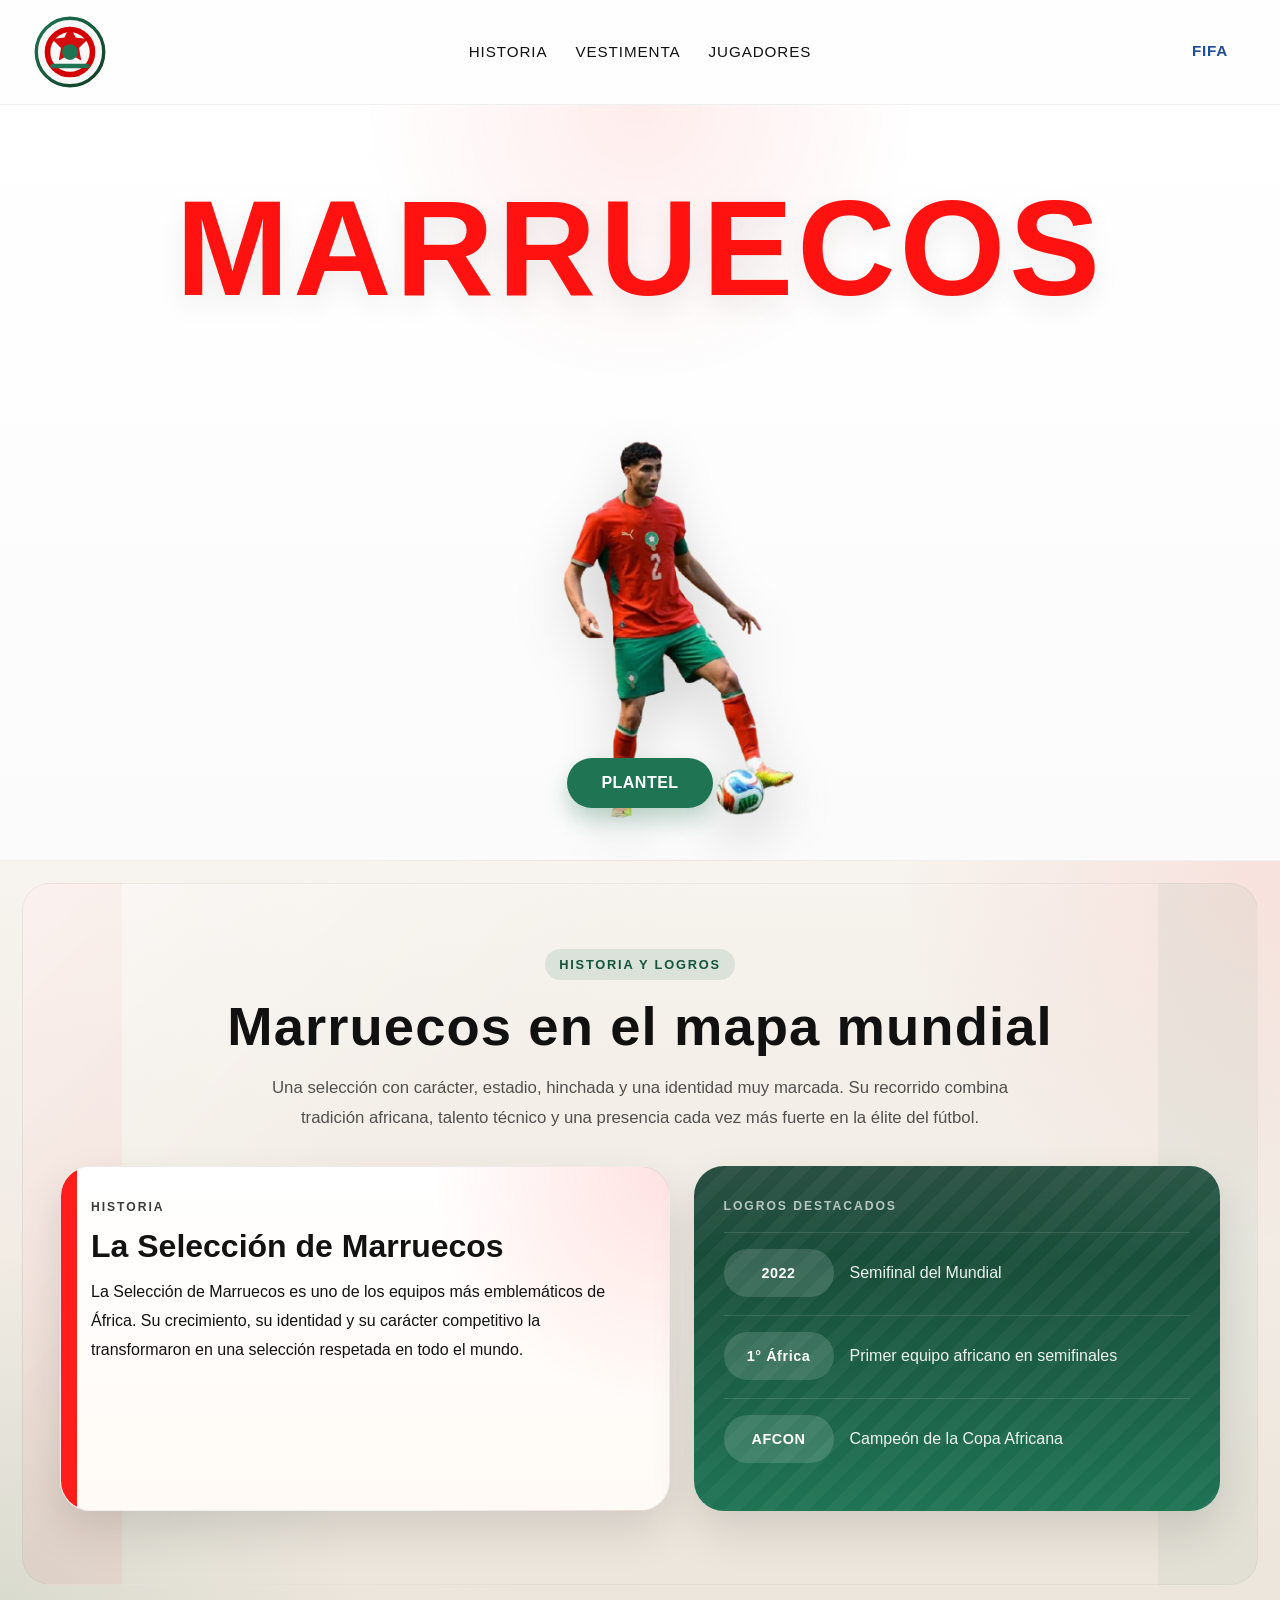
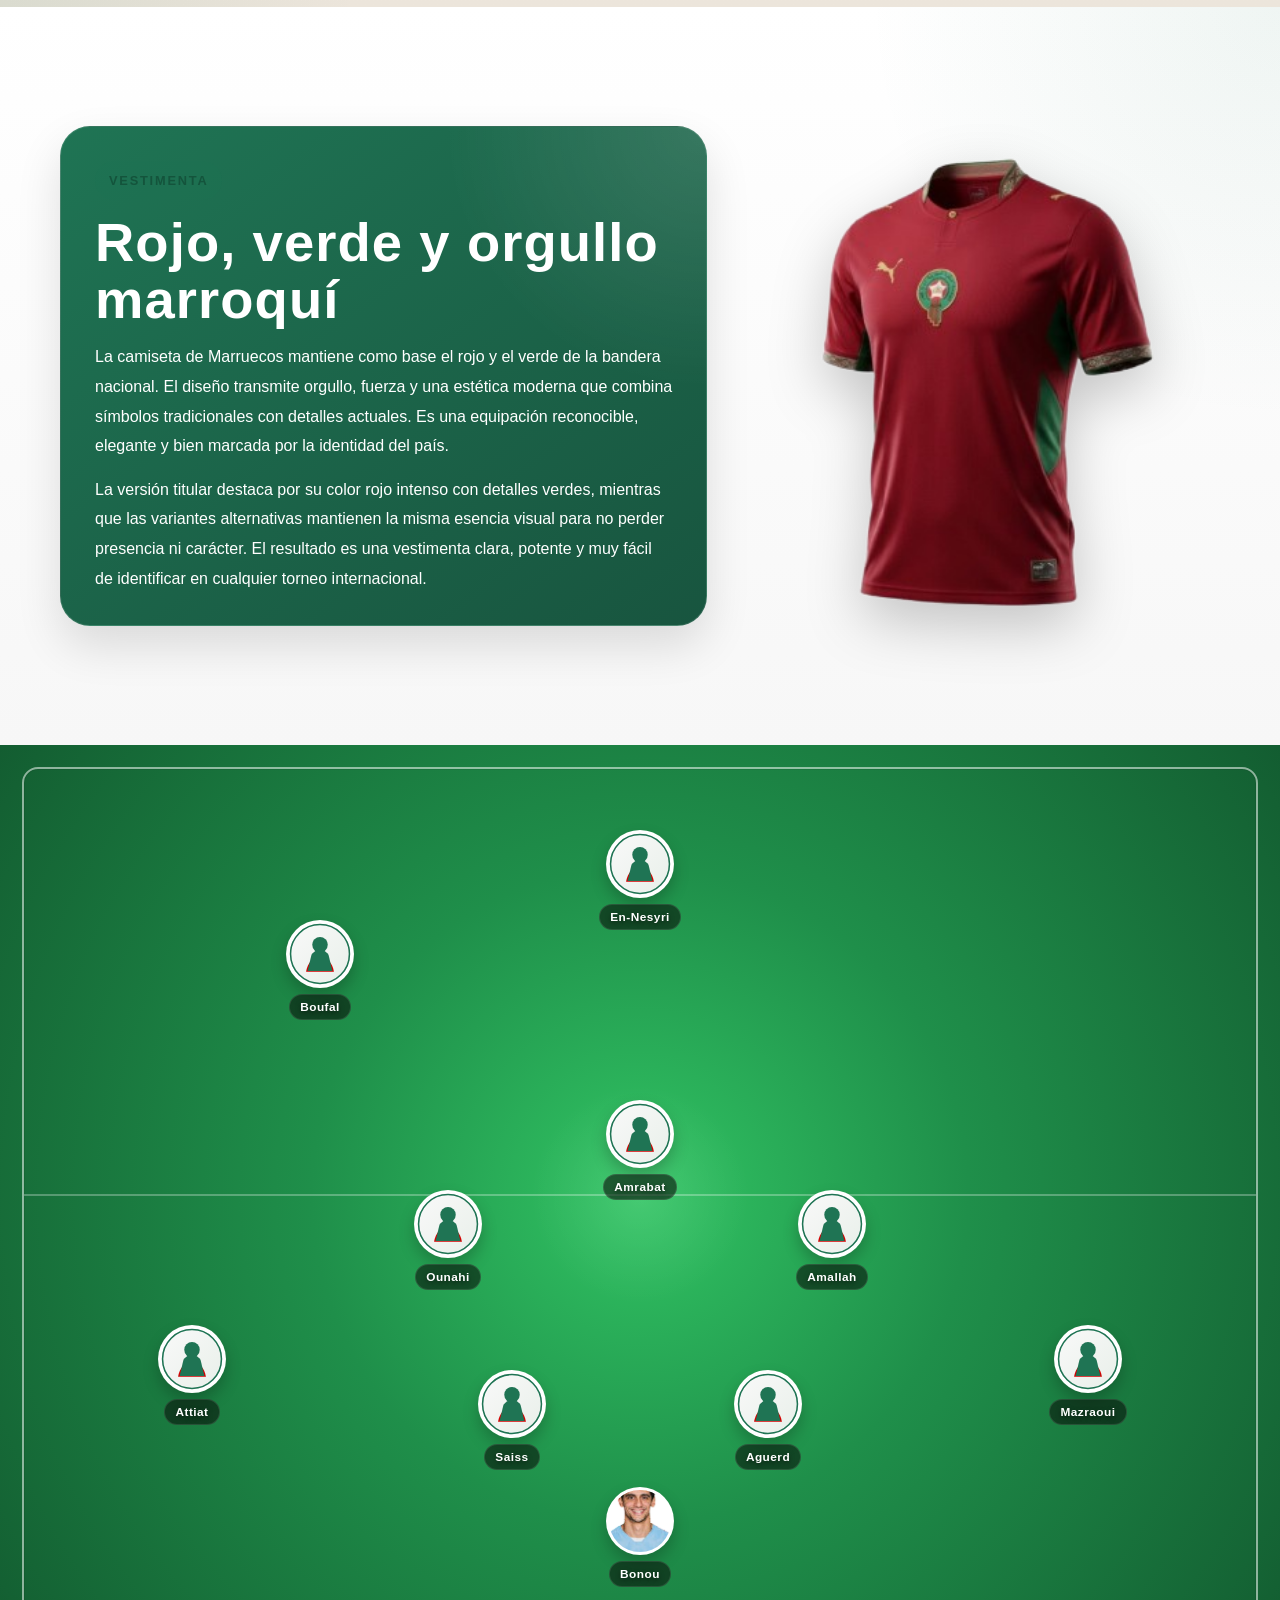
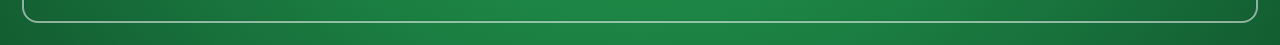
<file: ITS/expUsuario/Marruecos/index.html>
<!DOCTYPE html>
<html lang="es">

<head>
<meta charset="UTF-8">
<meta name="viewport" content="width=device-width, initial-scale=1.0">
<title>Marruecos</title>

<link rel="stylesheet" href="style.css">
</head>

<body>

<header>
<nav class="navBar">

<img src="./src/logo-federacion.svg" alt="logoFederacion">

<ul>
<li><a>HISTORIA</a></li>
<li><a>VESTIMENTA</a></li>
<li><a>JUGADORES</a></li>
</ul>

<img src="./src/logo-fifa.svg" alt="logoFifa">

</nav>
</header>

<section class="hero">

<h1 id="titleHero">MARRUECOS</h1>

<img id="hakimiHero" src="./src/hakimi.png">

<button id="buttonHero">PLANTEL</button>

</section>

<section class="historia">
<div class="seccionIntro">
<span class="etiquetaSeccion">Historia y logros</span>
<h2>Marruecos en el mapa mundial</h2>
<p>Una selección con carácter, estadio, hinchada y una identidad muy marcada. Su recorrido combina tradición africana, talento técnico y una presencia cada vez más fuerte en la élite del fútbol.</p>
</div>

<div class="historiaLayout">

<article class="tarjetaHistoria tarjetaHistoriaPrincipal">
<span class="miniEtiqueta">Historia</span>
<h3>La Selección de Marruecos</h3>
<p>La Selección de Marruecos es uno de los equipos más emblemáticos de África. Su crecimiento, su identidad y su carácter competitivo la transformaron en una selección respetada en todo el mundo.</p>
</article>

<article class="tarjetaHistoria tarjetaLogros">
<span class="miniEtiqueta">Logros destacados</span>
<div class="logroItem"><strong>2022</strong><span>Semifinal del Mundial</span></div>
<div class="logroItem"><strong>1° África</strong><span>Primer equipo africano en semifinales</span></div>
<div class="logroItem"><strong>AFCON</strong><span>Campeón de la Copa Africana</span></div>
</article>

</div>

</section>

<section class="vestimenta">

<div class="vestimentaTxt">
<span class="etiquetaSeccion">Vestimenta</span>
<h2>Rojo, verde y orgullo marroquí</h2>
<p>La camiseta de Marruecos mantiene como base el rojo y el verde de la bandera nacional. El diseño transmite orgullo, fuerza y una estética moderna que combina símbolos tradicionales con detalles actuales. Es una equipación reconocible, elegante y bien marcada por la identidad del país.</p>
<p>La versión titular destaca por su color rojo intenso con detalles verdes, mientras que las variantes alternativas mantienen la misma esencia visual para no perder presencia ni carácter. El resultado es una vestimenta clara, potente y muy fácil de identificar en cualquier torneo internacional.</p>
</div>

<img id="historiaCamiseta" src="./src/vestimenta.png">

</section>

<!-- 🔥 CANCHA -->
<section class="cancha">

<!-- DELANTEROS -->
<div class="jugador" data-nombre="En-Nesyri" data-pos="Delantero" data-suplentes="El Kaabi, Aboukhlal" style="top:15%; left:50%;">
<img src="./src/jugador-placeholder.svg">
<span>En-Nesyri</span>
</div>



<div class="jugador" data-nombre="Boufal" data-pos="Extremo" data-suplentes="Abde" style="top:25%; left:25%;">
<img  id="imagenmodal"src="./src/jugador-placeholder.svg">
<span>Boufal</span>
</div>

<!-- MEDIO -->
<div class="jugador" data-nombre="Amrabat" data-pos="Mediocentro" data-suplentes="El Khannouss" style="top:45%; left:50%;">
<img src="./src/jugador-placeholder.svg">
<span>Amrabat</span>
</div>

<div class="jugador" data-nombre="Ounahi" data-pos="Interior" data-suplentes="El Aynaoui" style="top:55%; left:35%;">
<img src="./src/jugador-placeholder.svg">
<span>Ounahi</span>
</div>

<div class="jugador" data-nombre="Amallah" data-pos="Interior" data-suplentes="Richardson" style="top:55%; left:65%;">
<img src="./src/jugador-placeholder.svg">
<span>Amallah</span>
</div>

<!-- DEFENSA -->
<div class="jugador" data-nombre="Mazraoui" data-pos="LD" data-suplentes="Varela" style="top:70%; left:85%;">
<img src="./src/jugador-placeholder.svg">
<span>Mazraoui</span>
</div>

<div class="jugador" data-nombre="Aguerd" data-pos="DFC" data-suplentes="Saiss" style="top:75%; left:60%;">
<img src="./src/jugador-placeholder.svg">
<span>Aguerd</span>
</div>

<div class="jugador" data-nombre="Saiss" data-pos="DFC" data-suplentes="El Yamiq" style="top:75%; left:40%;">
<img src="./src/jugador-placeholder.svg">
<span>Saiss</span>
</div>

<div class="jugador" data-nombre="Attiat-Allah" data-pos="LI" data-suplentes="Masina" style="top:70%; left:15%;">
<img src="./src/jugador-placeholder.svg">
<span>Attiat</span>
</div>

<!-- ARQUERO -->
<div class="jugador" data-nombre="Bono" data-pos="Arquero" data-suplentes="Munir, Benabid" style="top:88%; left:50%;">
<img id="imagenmodal"src="./src/bonou.png">
<span>Bonou</span>
</div>

</section>

<!-- MODAL -->
<div class="modal">

<div class="card">

<button class="cerrar">✖</button>

<img id="imagenmodal">
<h1 id="nombre"></h1>

<p id="pos"></p>

<h3>Suplentes</h3>

<ul id="lista"></ul>

</div>

</div>

<script src="script.js"></script>

</body>
</html>
</file>
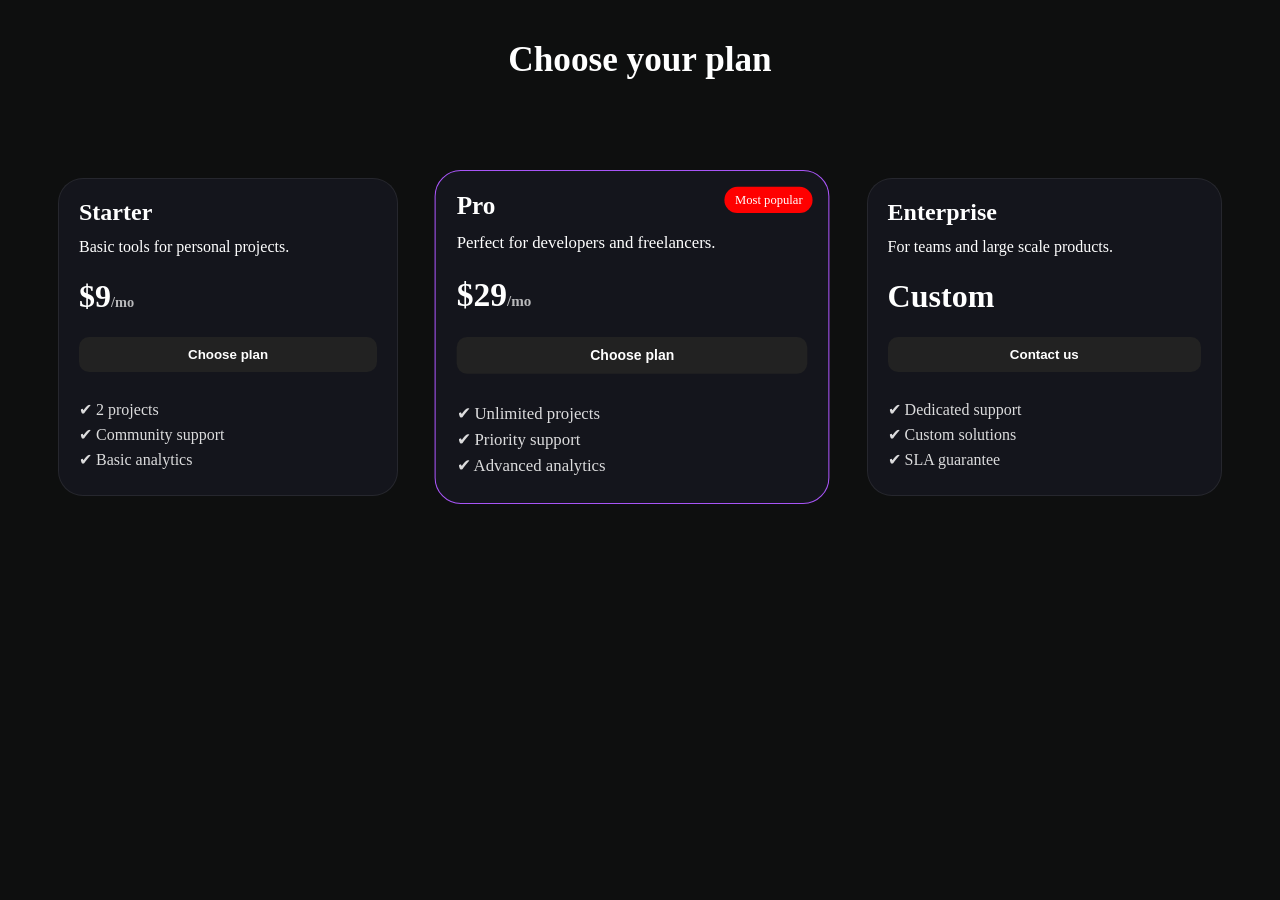
<file: ITS/webDesign/subs/index.html>
<!DOCTYPE html>
<html lang="en">
<head>
    <meta charset="UTF-8">
    <meta name="viewport" content="width=device-width, initial-scale=1.0">
    <title>Pricing Plans</title>
    <link rel="stylesheet" href="style.css">
</head>
<body>

<section class="pricing">

    <h1>Choose your plan</h1>

    <div class="cards">

        <div class="card card-blue">
            <h2>Starter</h2>
            <p>Basic tools for personal projects.</p>
            <span class="price">$9<span>/mo</span></span>

            <button>Choose plan</button>

            <ul>
                <li>✔ 2 projects</li>
                <li>✔ Community support</li>
                <li>✔ Basic analytics</li>
            </ul>
        </div>

        <div class="card card-purple featured">
            <div class="badge">Most popular</div>

            <h2>Pro</h2>
            <p>Perfect for developers and freelancers.</p>
            <span class="price">$29<span>/mo</span></span>

            <button>Choose plan</button>

            <ul>
                <li>✔ Unlimited projects</li>
                <li>✔ Priority support</li>
                <li>✔ Advanced analytics</li>
            </ul>
        </div>

        <div class="card card-orange">
            <h2>Enterprise</h2>
            <p>For teams and large scale products.</p>
            <span class="price">Custom</span>

            <button>Contact us</button>

            <ul>
                <li>✔ Dedicated support</li>
                <li>✔ Custom solutions</li>
                <li>✔ SLA guarantee</li>
            </ul>
        </div>

    </div>

</section>

</body>
</html>
</file>
<file: ITS/expUsuario/Marruecos/style.css>
:root{
    --rojo: #ff120f;
    --rojo-oscuro: #cc0000;
    --verde: #1f7454;
    --verde-oscuro: #14543c;
    --fondo: #f7f4ef;
    --panel: rgba(255, 255, 255, 0.95);
    --texto: #121212;
    --texto-suave: rgba(18, 18, 18, 0.72);
    --borde: rgba(0, 0, 0, 0.08);
    --sombra: 0 20px 45px rgba(0, 0, 0, 0.12);
}

*{
    margin: 0;
    padding: 0;
    box-sizing: border-box;
}

html{
    scroll-behavior: smooth;
}

body{
    font-family: Arial, Helvetica, sans-serif;
    background: var(--fondo);
    color: var(--texto);
    overflow-x: hidden;
}

img{
    max-width: 100%;
    display: block;
}

a{
    color: inherit;
    text-decoration: none;
}

/* ---------- NAVBAR ---------- */

.navBar{
    background: rgba(255, 255, 255, 0.9);
    display: flex;
    justify-content: space-between;
    align-items: center;
    gap: 24px;
    padding: 16px 34px;
    position: sticky;
    top: 0;
    z-index: 50;
    border-bottom: 1px solid rgba(0, 0, 0, 0.06);
    backdrop-filter: blur(10px);
}

.navBar img{
    width: 72px;
    height: 72px;
    object-fit: contain;
}

.navBar ul{
    display: flex;
    gap: 28px;
    list-style: none;
    flex-wrap: wrap;
    justify-content: center;
}

.navBar a{
    color: #111111;
    font-size: 0.95rem;
    letter-spacing: 0.06em;
    font-weight: 500;
    position: relative;
    padding-bottom: 6px;
    text-transform: uppercase;
}

.navBar a::after{
    content: "";
    position: absolute;
    left: 0;
    bottom: 0;
    width: 100%;
    height: 2px;
    background: linear-gradient(90deg, var(--rojo), var(--verde));
    transform: scaleX(0);
    transform-origin: left;
    transition: transform 0.25s ease;
}

.navBar a:hover::after{
    transform: scaleX(1);
}

/* ---------- HERO ---------- */

.hero{
    min-height: 84vh;
    position: relative;
    display: flex;
    justify-content: center;
    align-items: center;
    flex-direction: column;
    overflow: hidden;
    background:
        radial-gradient(circle at top, rgba(255, 18, 15, 0.08), transparent 28%),
        linear-gradient(180deg, #ffffff 0%, #fbfbfb 100%);
    border-bottom: 1px solid rgba(0, 0, 0, 0.06);
}

#titleHero{
    position: absolute;
    top: 84px;
    z-index: 2;
    font-size: clamp(4rem, 13vw, 8.5rem);
    line-height: 0.88;
    letter-spacing: 0.03em;
    text-align: center;
    text-transform: uppercase;
    color: var(--rojo);
    text-shadow: 0 10px 28px rgba(0, 0, 0, 0.08);
}

#titleHero::after{
    content: "";
    display: block;
    width: min(240px, 70vw);
    height: 0;
    margin: 16px auto 0;
}

#hakimiHero{
    position: absolute;
    inset: auto auto 0 auto;
    max-height: 76%;
    z-index: 1;
    filter: drop-shadow(0 22px 26px rgba(0, 0, 0, 0.16));
}

#buttonHero{
    position: absolute;
    bottom: 52px;
    z-index: 3;
    padding: 16px 34px;
    border: none;
    border-radius: 999px;
    background: #1f7454;
    color: white;
    cursor: pointer;
    font-size: 1rem;
    font-weight: 700;
    letter-spacing: 0.03em;
    box-shadow: 0 12px 22px rgba(31, 116, 84, 0.28);
    transition: transform 0.25s ease, box-shadow 0.25s ease;
}

#buttonHero:hover{
    transform: translateY(-2px) scale(1.02);
    box-shadow: 0 16px 28px rgba(31, 116, 84, 0.38);
}

/* ---------- HISTORIA ---------- */

.historia{
    position: relative;
    padding: 88px min(6vw, 60px) 96px;
    overflow: hidden;
    background:
        radial-gradient(circle at top right, rgba(255, 18, 15, 0.08), transparent 26%),
        radial-gradient(circle at bottom left, rgba(31, 116, 84, 0.09), transparent 24%),
        linear-gradient(180deg, #f7f3ee 0%, #ece5db 100%);
}

.historia::before{
    content: "";
    position: absolute;
    inset: 22px;
    border-radius: 28px;
    border: 1px solid rgba(0, 0, 0, 0.04);
    background:
        linear-gradient(135deg, rgba(255, 255, 255, 0.42), transparent 35%),
        linear-gradient(90deg, rgba(255, 18, 15, 0.05) 0 8%, transparent 8% 92%, rgba(31, 116, 84, 0.05) 92% 100%);
    pointer-events: none;
}

.seccionIntro{
    position: relative;
    z-index: 2;
    max-width: 920px;
    margin: 0 auto 34px;
    text-align: center;
}

.etiquetaSeccion{
    display: inline-block;
    padding: 8px 14px;
    border-radius: 999px;
    background: rgba(31, 116, 84, 0.12);
    color: var(--verde-oscuro);
    font-size: 0.8rem;
    font-weight: 800;
    letter-spacing: 0.14em;
    text-transform: uppercase;
}

.seccionIntro h2,
.vestimentaTxt h2{
    margin-top: 18px;
    font-size: clamp(2rem, 5vw, 3.4rem);
    line-height: 1.05;
    letter-spacing: 0.02em;
    color: #111111;
}

.seccionIntro p{
    margin: 18px auto 0;
    max-width: 760px;
    line-height: 1.75;
    color: var(--texto-suave);
    font-size: 1.05rem;
}

.historiaLayout{
    position: relative;
    z-index: 2;
    display: grid;
    grid-template-columns: 1.1fr 0.95fr;
    gap: 24px;
}

.tarjetaHistoria{
    position: relative;
    border-radius: 30px;
    padding: 30px 30px 32px;
    box-shadow: var(--sombra);
    overflow: hidden;
}

.tarjetaHistoria::before{
    content: "";
    position: absolute;
    inset: 0;
    pointer-events: none;
}

.tarjetaHistoriaPrincipal{
    background:
        radial-gradient(circle at top right, rgba(255, 18, 15, 0.12), transparent 34%),
        linear-gradient(180deg, #ffffff 0%, #fffaf5 100%);
    border: 1px solid rgba(0, 0, 0, 0.06);
}

.tarjetaHistoriaPrincipal::before{
    background: linear-gradient(90deg, var(--rojo) 0 16px, transparent 16px);
    opacity: 0.95;
}

.tarjetaLogros{
    background:
        radial-gradient(circle at top right, rgba(31, 116, 84, 0.16), transparent 36%),
        linear-gradient(180deg, #163f31 0%, #1f7454 100%);
    color: white;
}

.tarjetaLogros::before{
    background:
        linear-gradient(180deg, rgba(255, 255, 255, 0.14), transparent 28%),
        repeating-linear-gradient(135deg, rgba(255, 255, 255, 0.06) 0 12px, transparent 12px 24px);
    opacity: 0.65;
}

.miniEtiqueta{
    display: inline-flex;
    align-items: center;
    gap: 8px;
    font-size: 0.76rem;
    font-weight: 800;
    letter-spacing: 0.16em;
    text-transform: uppercase;
    color: inherit;
    opacity: 0.82;
}

.tarjetaHistoria h3{
    margin-top: 14px;
    font-size: clamp(1.4rem, 3vw, 2rem);
    line-height: 1.1;
}

.tarjetaHistoria p{
    margin-top: 14px;
    line-height: 1.8;
    color: inherit;
}

.tarjetaLogros .miniEtiqueta{
    color: rgba(255, 255, 255, 0.82);
}

.logroItem{
    display: grid;
    grid-template-columns: 110px 1fr;
    gap: 16px;
    align-items: center;
    padding: 16px 0;
    border-top: 1px solid rgba(255, 255, 255, 0.12);
}

.logroItem:first-of-type{
    margin-top: 18px;
}

.logroItem strong{
    display: inline-flex;
    align-items: center;
    justify-content: center;
    min-height: 48px;
    padding: 10px 14px;
    border-radius: 999px;
    background: rgba(255, 255, 255, 0.14);
    font-size: 0.9rem;
    letter-spacing: 0.04em;
}

.logroItem span{
    line-height: 1.5;
    color: rgba(255, 255, 255, 0.92);
}

.logroItem + .logroItem{
    margin-top: 2px;
}

/* ---------- VESTIMENTA ---------- */

.vestimenta{
    position: relative;
    display: grid;
    grid-template-columns: 1.15fr 0.85fr;
    align-items: center;
    gap: 34px;
    padding: 96px min(6vw, 60px);
    min-height: 82vh;
    overflow: hidden;
    background:
        radial-gradient(circle at top right, rgba(31, 116, 84, 0.07), transparent 28%),
        linear-gradient(180deg, #ffffff 0%, #f7f7f7 100%);
}

.vestimentaTxt{
    position: relative;
    z-index: 2;
    width: 100%;
    background:
        radial-gradient(circle at top right, rgba(255, 255, 255, 0.12), transparent 32%),
        linear-gradient(145deg, #1f7454, #18553f);
    border: 1px solid rgba(255, 255, 255, 0.12);
    padding: 34px 34px 32px;
    border-radius: 30px;
    line-height: 1.85;
    box-shadow: var(--sombra);
    color: white;
}

.vestimentaTxt h2{
    color: white;
    margin-top: 14px;
    margin-bottom: 14px;
}

.vestimentaTxt p{
    margin-top: 14px;
}

.vestimentaTxt p:first-of-type{
    margin-top: 0;
}

#historiaCamiseta{
    position: relative;
    z-index: 2;
    width: min(380px, 100%);
    margin: 0 auto;
    filter: drop-shadow(0 20px 28px rgba(0, 0, 0, 0.22));
    align-self: center;
}

/* ---------- CANCHA ---------- */

.cancha{
    position: relative;
    min-height: 100vh;
    overflow: hidden;
    background:
        radial-gradient(circle at center, rgba(255, 255, 255, 0.10), transparent 14%),
        radial-gradient(circle at center, #31c463 0%, #1f8f4a 42%, #135d31 100%);
}

.cancha::before{
    content: "";
    position: absolute;
    inset: 22px;
    border: 2px solid rgba(255, 255, 255, 0.52);
    border-radius: 16px;
    box-shadow: inset 0 0 0 1px rgba(0, 0, 0, 0.08);
}

.cancha::after{
    content: "";
    position: absolute;
    left: 50%;
    top: 50%;
    width: calc(100% - 48px);
    height: 2px;
    transform: translate(-50%, -50%);
    background: rgba(255, 255, 255, 0.28);
}

/* ---------- JUGADORES ---------- */

.jugador{
    position: absolute;
    transform: translate(-50%, -50%);
    width: 96px;
    display: flex;
    flex-direction: column;
    align-items: center;
    cursor: pointer;
    transition: transform 0.25s ease, filter 0.25s ease;
    z-index: 2;
}

.jugador:hover{
    transform: translate(-50%, -50%) scale(1.12);
    filter: drop-shadow(0 10px 18px rgba(0, 0, 0, 0.25));
}

.jugador img{
    width: 68px;
    height: 68px;
    border-radius: 50%;
    border: 3px solid rgba(255, 255, 255, 0.96);
    object-fit: cover;
    background: #fff;
    box-shadow: 0 8px 16px rgba(0, 0, 0, 0.22);
}

.jugador span{
    margin-top: 6px;
    padding: 5px 10px;
    border-radius: 999px;
    font-size: 0.74rem;
    font-weight: 700;
    letter-spacing: 0.04em;
    color: white;
    background: rgba(10, 24, 14, 0.62);
    border: 1px solid rgba(255, 255, 255, 0.10);
    text-shadow: 0 2px 5px rgba(0, 0, 0, 0.5);
}

/* ---------- MODAL ---------- */

.modal{
    position: fixed;
    inset: 0;
    background: rgba(0, 0, 0, 0.65);
    backdrop-filter: blur(8px);
    display: flex;
    justify-content: center;
    align-items: center;
    opacity: 0;
    pointer-events: none;
    transition: opacity 0.28s ease;
    padding: 20px;
    z-index: 100;
}

.modal.abierto{
    opacity: 1;
    pointer-events: auto;
}

.card{
    width: min(920px, 100%);
    background: rgba(rgb(0, 0, 0), rgb(0, 0, 0), rgb(0, 0, 0), 0,2);
    border: 1px solid rgba(0, 0, 0, 0.08);
    padding: 34px;
    border-radius: 28px;
    position: relative;
    transform: scale(0.92);
    transition: transform 0.28s ease;
    box-shadow: 0 30px 70px rgba(0, 0, 0, 0.24);
}

.modal.abierto .card{
    transform: scale(1);
}

.cerrar{
    position: absolute;
    top: 14px;
    right: 18px;
    border: none;
    background: #f2f2f2;
    color: #111111;
    width: 42px;
    height: 42px;
    border-radius: 50%;
    font-size: 1.25rem;
    cursor: pointer;
    transition: transform 0.2s ease, background 0.2s ease;
}

.cerrar:hover{
    transform: rotate(90deg);
    background: rgba(31, 116, 84, 0.14);
}

/* CONTENIDO */
.contenido{
    display: flex;
    justify-content: space-between;
    gap: 40px;
    align-items: flex-start;
}

/* PRINCIPAL */
.principal{
    text-align: center;
    flex: 1.1;
}

.principal img{
    width: 180px;
    height: 180px;
    margin: 0 auto 16px;
    border-radius: 50%;
    border: 4px solid rgba(255, 255, 255, 0.95);
    object-fit: cover;
    box-shadow: 0 18px 35px rgba(0, 0, 0, 0.25);
}

/* SUPLENTES */
.suplentes{
    flex: 1;
}

.carrusel{
    display: flex;
    gap: 12px;
    overflow-x: auto;
    padding: 10px 2px 14px;
    scroll-snap-type: x mandatory;
    scrollbar-width: thin;
    scrollbar-color: rgba(62, 60, 53, 0.7) rgba(255, 255, 255, 0.08);
}

.carrusel div{
    min-width: 130px;
    background: rgba(255, 255, 255, 0.08);
    border: 1px solid rgba(255, 255, 255, 0.10);
    padding: 12px;
    border-radius: 18px;
    text-align: center;
    scroll-snap-align: start;
    backdrop-filter: blur(6px);
}

.carrusel img{
    width: 54px;
    height: 54px;
    margin: 0 auto 8px;
    border-radius: 50%;
    object-fit: cover;
    border: 2px solid rgba(223, 29, 29, 0.8);
}

/* ---------- MODAL DETAILS ---------- */

.card h1{
    font-size: clamp(1.8rem, 4vw, 2.6rem);
    letter-spacing: 0.05em;
    color: #111111;
}

#pos{
    margin-top: 8px;
    color: #d51d1d;
    font-weight: 700;
    text-transform: uppercase;
    letter-spacing: 0.12em;
}

.card ul{
    margin-top: 12px;
    color: #111111;
    list-style: none;
}

.card li{
    padding: 10px 0;
    border-bottom: 1px solid rgba(0, 0, 0, 0.08);
}

.card li:last-child{
    border-bottom: none;
}

/* ---------- RESPONSIVE ---------- */

@media (max-width: 900px){
    .navBar{
        padding: 16px 20px;
        flex-direction: column;
        gap: 14px;
    }

    .navBar img{
        width: 60px;
        height: 60px;
    }

    .hero{
        min-height: 78vh;
        padding-top: 20px;
    }

    .historiaLayout,
    .vestimenta{
        grid-template-columns: 1fr;
        gap: 18px;
    }

    .historiaLayout{
        display: grid;
        grid-template-columns: 1fr;
    }

    .vestimentaTxt{
        width: 100%;
    }

    .vestimenta{
        grid-template-columns: 1fr;
    }

    #historiaCamiseta{
        width: min(320px, 72vw);
    }

    .tarjetaHistoria{
        padding: 26px 22px;
    }

    .card{
        padding: 24px;
    }

    .contenido{
        flex-direction: column;
        gap: 24px;
    }
}

@media (max-width: 640px){
    .navBar ul{
        gap: 16px;
    }

    .navBar a{
        font-size: 0.8rem;
    }

    #titleHero{
        top: 84px;
    }

    #buttonHero{
        bottom: 52px;
        padding: 12px 26px;
        font-size: 0.92rem;
    }

    .hero{
        min-height: 74vh;
    }

    .historia,
    .vestimenta{
        padding-left: 16px;
        padding-right: 16px;
    }

    .historia::before{
        inset: 12px;
        border-radius: 22px;
    }

    .seccionIntro p{
        font-size: 0.98rem;
    }

    .tarjetaHistoria,
    .vestimentaTxt{
        padding: 24px 20px;
        border-radius: 24px;
    }

    .logroItem{
        grid-template-columns: 1fr;
        gap: 8px;
    }

    .logroItem strong{
        justify-content: flex-start;
        width: fit-content;
        min-height: auto;
    }

    .jugador{
        width: 84px;
    }

    .jugador img{
        width: 60px;
        height: 60px;
    }

    .card h1{
        font-size: 1.8rem;
    }
}
</file>
<file: ITS/webDesign/subs/style.css>
*{
    margin: 0px;
    padding: 0px;
    box-sizing: border-box;
    color:white;
}

body {
    background-color: rgb(14, 15, 15);
}

.cards{
    display: grid;
    grid-template-columns: auto auto auto;
    gap: 10px;
    padding: 40px;

}

.card{
    background: #14151c;
    margin: 18px;
    border-radius: 25px;
    padding: 20px;
    position: relative;
    transition: #14151c;

    display: flex;
    flex-direction: column;
    gap: 12px;

    border: 1px solid rgba(255, 255, 255, 0.08)

}

.card:hover{
    transform: translateY(-12px) ;
}

.card-blue:hover{
    border-color:rgb(16, 8, 244);
}
.card-purple:hover{
    border-color: purple;
}
.card-orange:hover{
    border-color: orange;

}
.card ul{
    list-style: none;}

.badge{
    position: absolute;
    background: red;
    padding: 5px 10px;
    border-radius: 20px;
    font-size: 12px;

    top: 15px;
    right: 15px;


    }

.price{
    font-size: 2rem;
    font-weight: bold;
    margin: 10px 0 ;
}


.price span{
    font-size: 0.9rem;
    opacity: 0.7;
}

/* BUTTON */
button{
    padding: 10px;
    border: none;
    border-radius: 10px;
    cursor: pointer;
    font-weight: bold;
    transition: 0.2s ease;
    background: #222;
    color: white;
}

.card-blue button:hover{ background:#4da3ff; }
.card-purple button:hover{ background:#a855f7; }
.card-orange button:hover{ background:#ff7a18; }

ul{
    list-style: none;
    margin-top: 10px;
}

li{
    margin: 6px 0;
    opacity: 0.85;
}

.featured{
    transform: scale(1.05);
    border: 1px solid #a855f7;
}

.featured:hover{
    transform: scale(1.08) translateY(-12px);
}

.pricing h1{
    text-align: center;
    padding: 40px 0;
    font-size: 2.2rem;
}
</file>
